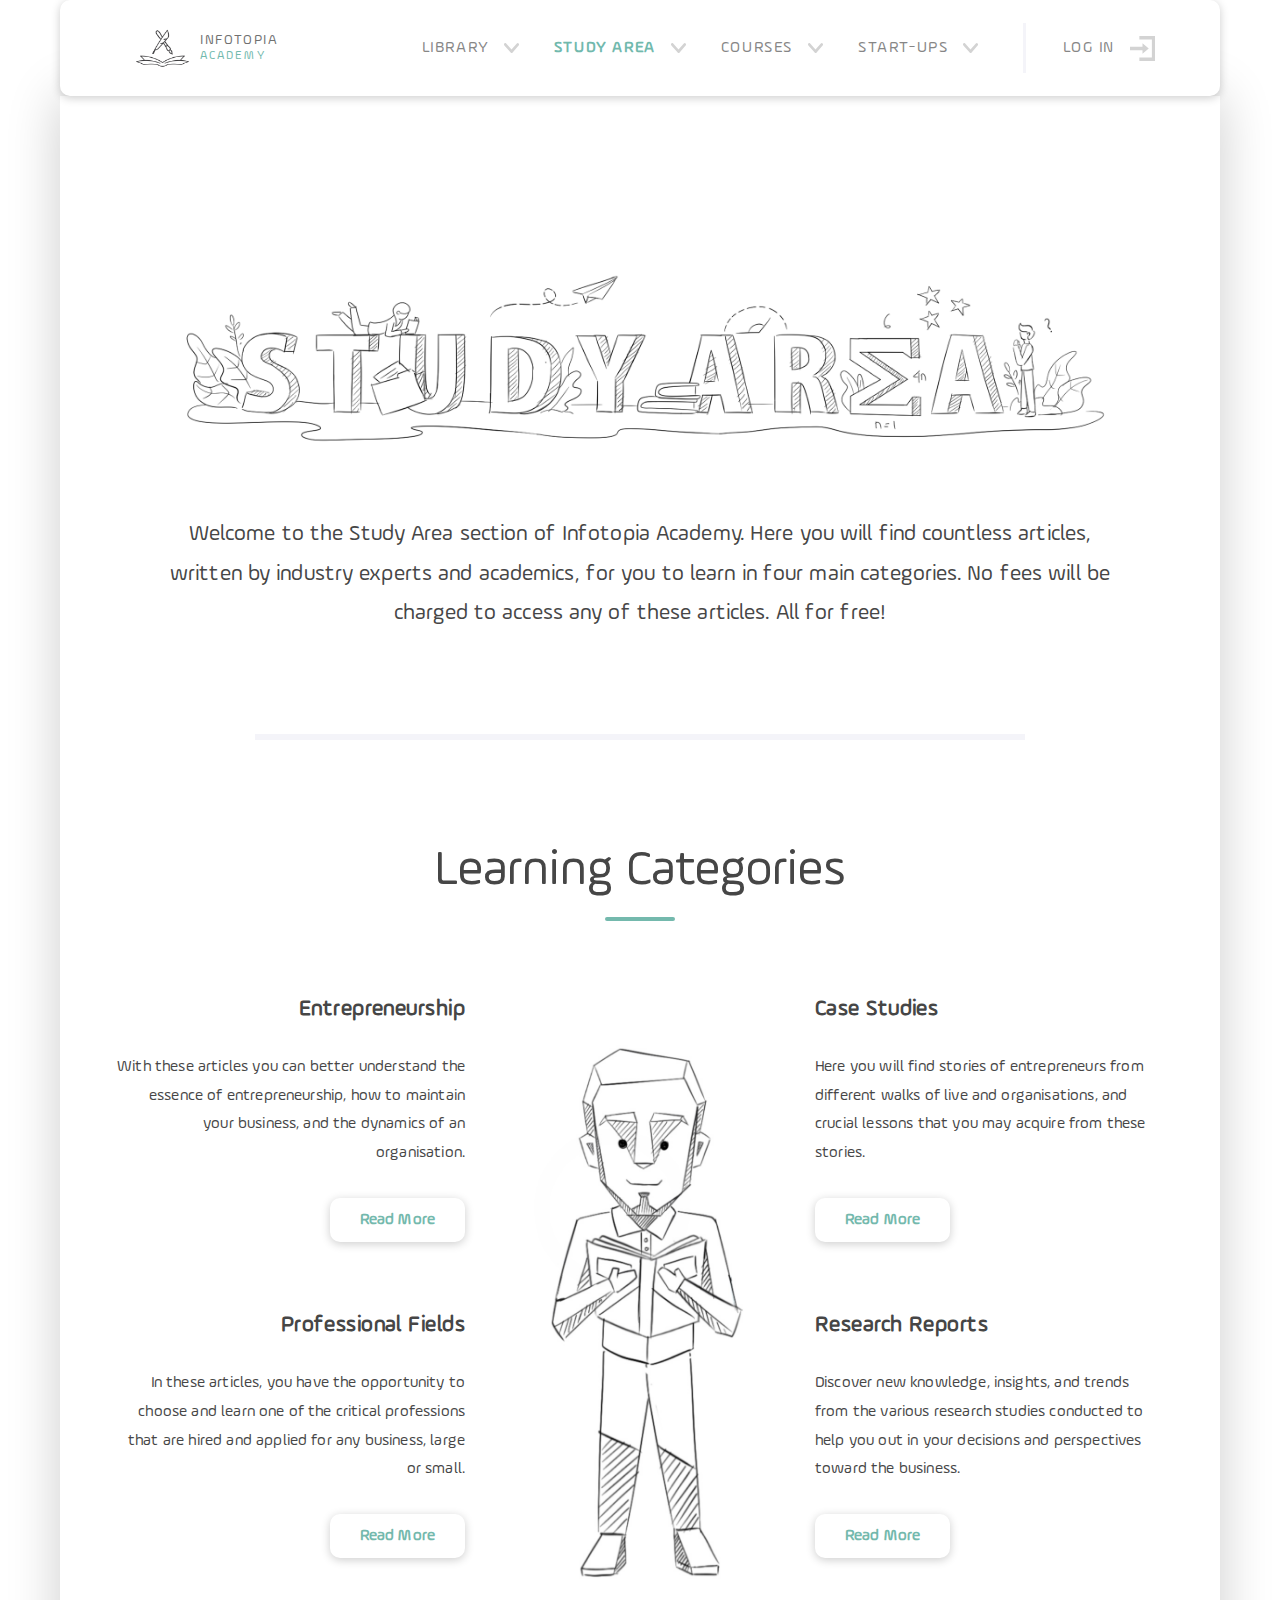
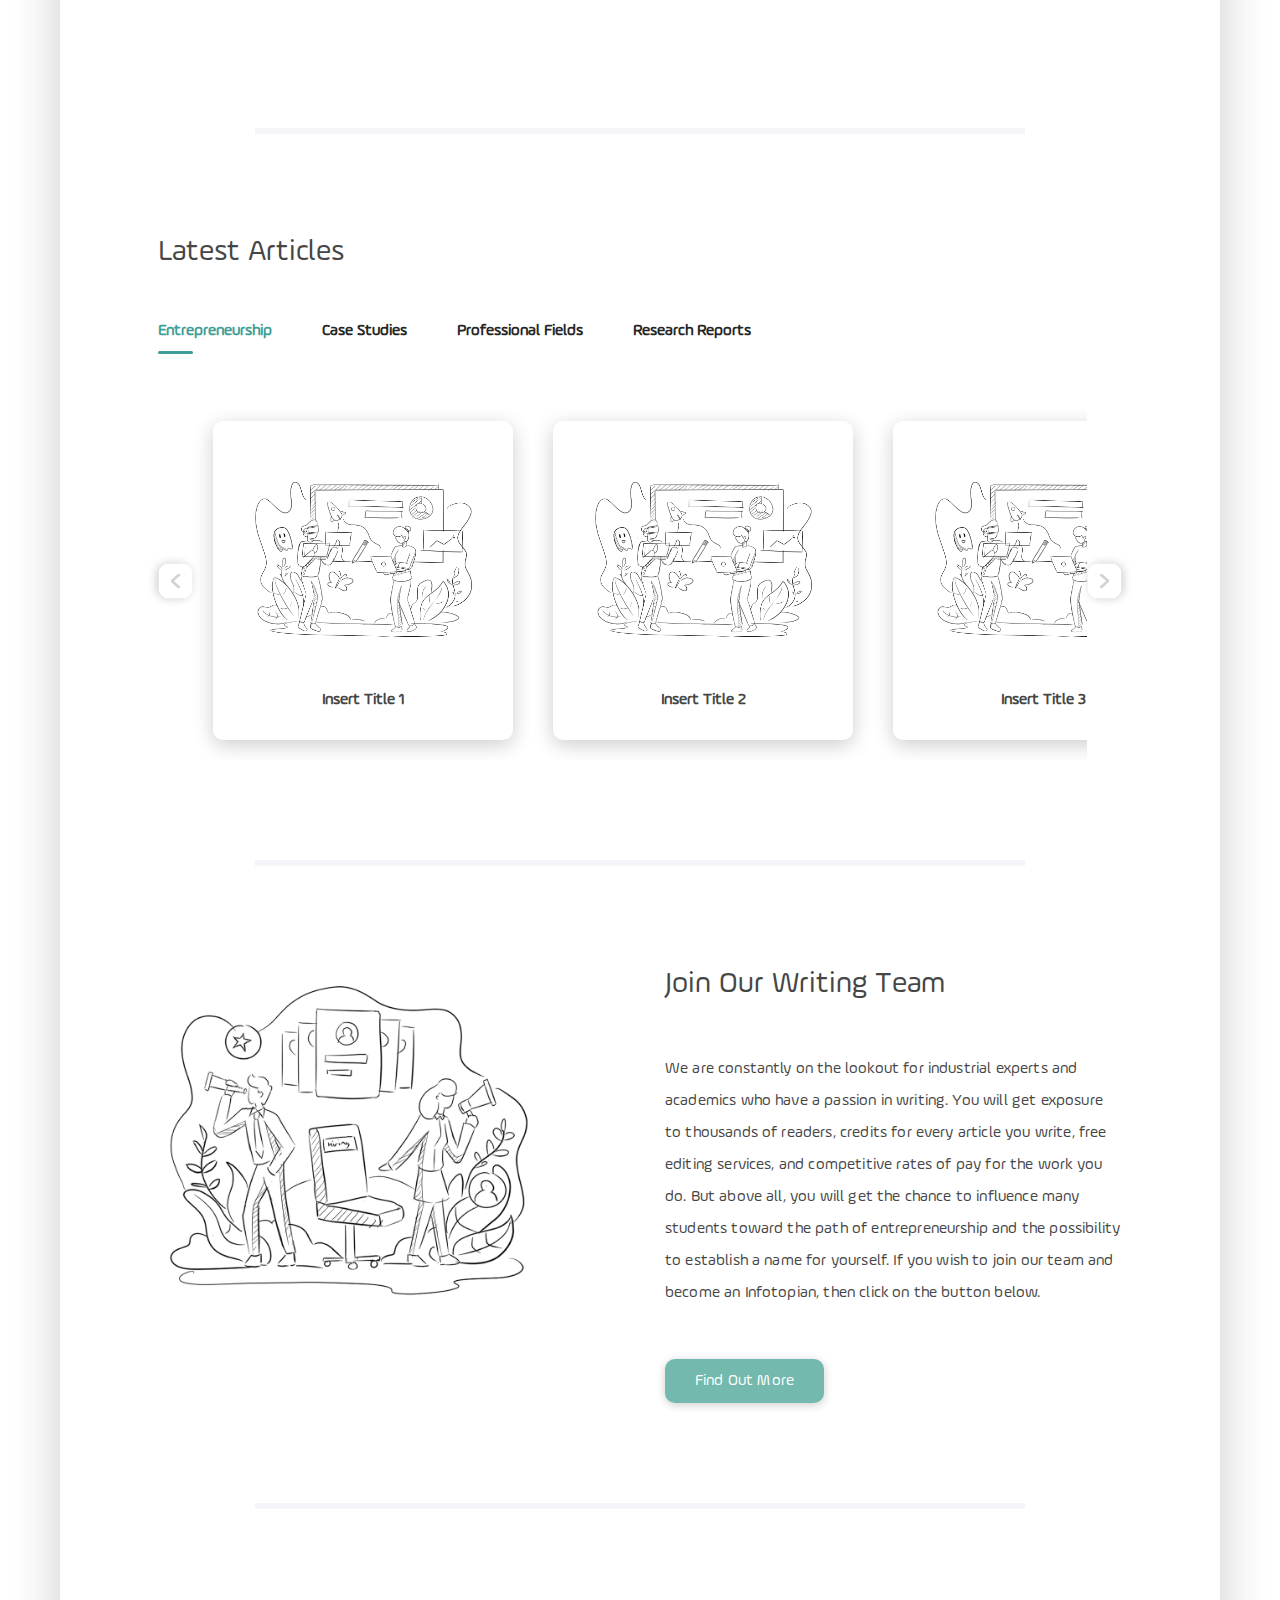
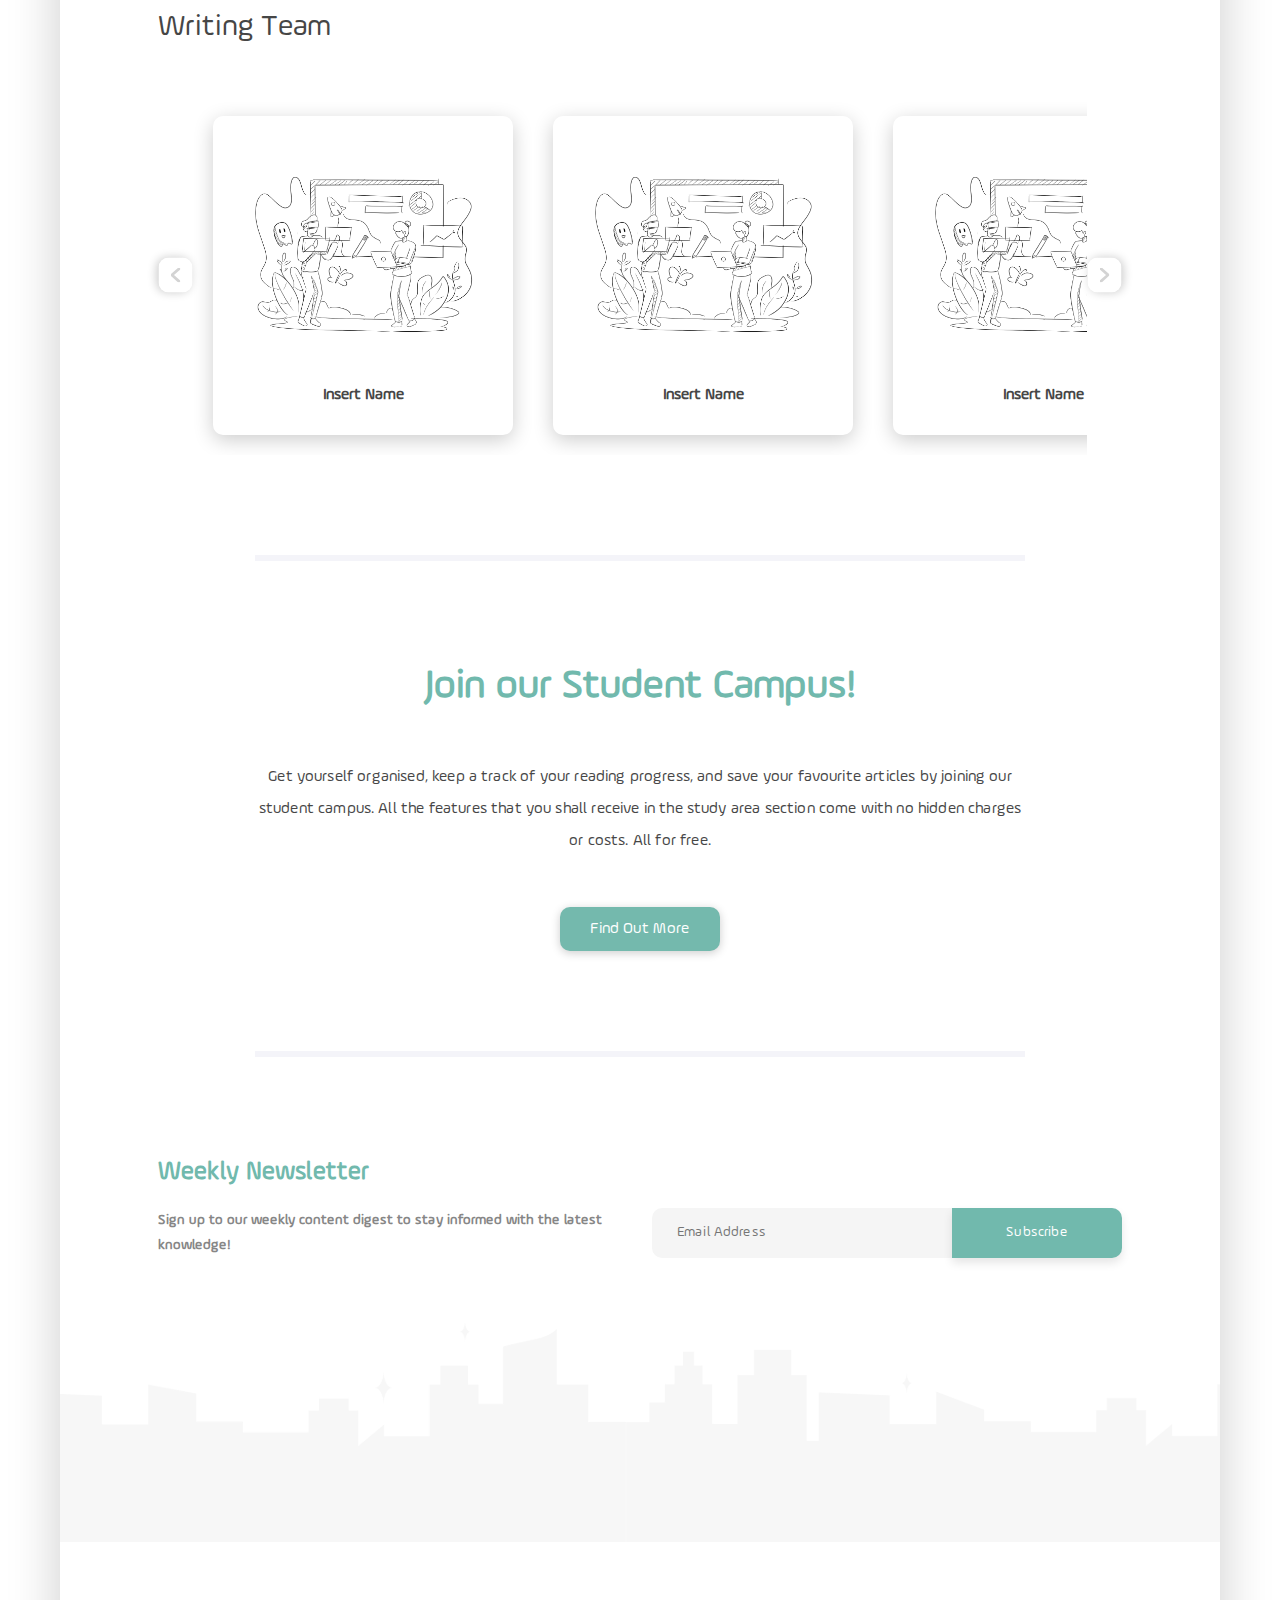
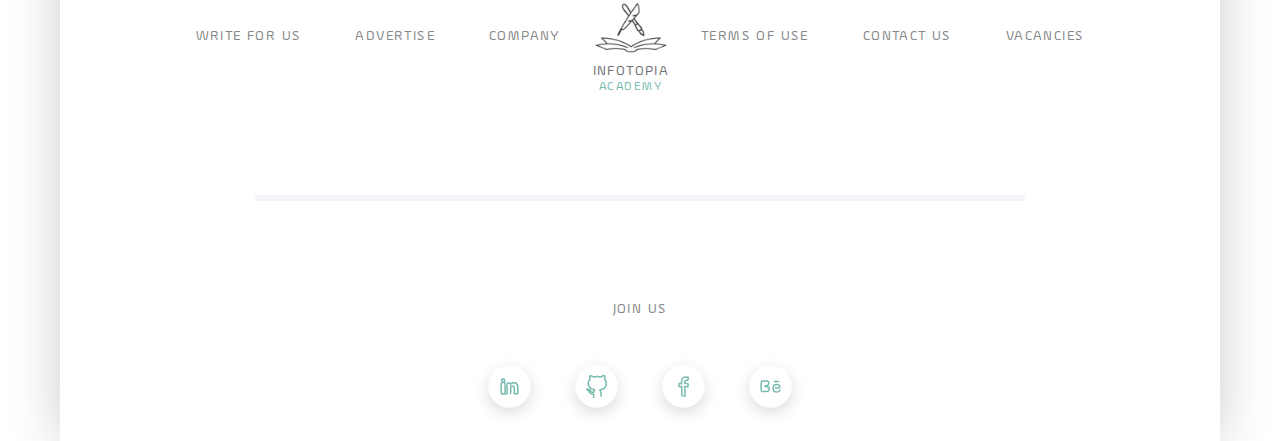
<file: index.html>
<!DOCTYPE html>
<html lang="en">
<head>
    <meta charset="UTF-8">
    <meta http-equiv="X-UA-Compatible" content="IE=edge">
    <meta name="viewport" content="width=device-width, initial-scale=1.0">
    <title>Infotopia Academy | Study Area</title>
    <link rel="stylesheet" href="CSS/main.css">
</head>
<body>
    <header>
        <div class="logo">
            <img src="Images/Logo.png" alt="Logo">
            <p>Infotopia<span>Academy</span></p>
        </div>
        <nav>
            <ul>
                <li><a href="#">Library</a><img src="Images/arrow-down.svg" alt="arrow" class="arrow"></li>
                <li><a href="index.html" class="active">Study Area</a><img src="Images/arrow-down.svg" alt="arrow" class="arrow"></li>
                <li><a href="#">Courses</a><img src="Images/arrow-down.svg" alt="arrow" class="arrow"></li>
                <li><a href="#">Start-ups</a><img src="Images/arrow-down.svg" alt="arrow" class="arrow"></li>
                <li><a href="#" class="login">Log In</a><img src="Images/login.svg" alt="login" class="icon"></li>
            </ul>
            <div class="lines">
				<div class="line line-1"></div>
				<div class="line line-2"></div>
				<div class="line line-3"></div>
			</div>
            <a href="#" class="mobile-login"><img src="Images/login.svg" alt="login" class="mobile-icon"></a>
        </nav>
    </header>

     <div class="dropdown">
        <div class="column">
            <a href="Entrepreneurship.html">Entrepreneurship</a>
                <div class="border"></div>
                    <ul>
                        <li><a href="#">Vision</a></li>
                        <li><a href="#">Leadership</a></li>
                        <li><a href="#">Culture</a></li>
                        <li><a href="#">Power</a></li>
                        <li><a href="#">System</a></li>
                        <li><a href="#">Innovation</a></li>
                        <li><a href="#">Strategy</a></li>
                    </ul>
                </div>
                <div class="column">
                    <a href="#">Case Studies</a>
                    <div class="border"></div>
                    <ul>
                      <li><a href="#">Entrepreneurs</a></li>
                      <li><a href="#">Corporation</a></li>
                      <li><a href="#">Key Lessons</a></li>
                    </ul>
                </div>
                <div class="column">
                    <a href="#">Professional Fields</a>
                    <div class="border"></div>
                    <ul>
                      <li><a href="#">Marketing</a></li>
                      <li><a href="#">Finance</a></li>
                      <li><a href="#">Human Resources</a></li>
                      <li><a href="#">Management</a></li>
                      <li><a href="#">Technology</a></li>
                    </ul>
                </div>
                <div class="column">
                    <a href="#">Research Reports</a>
                    <div class="border"></div>
                    <ul>
                      <li><a href="#">Qualitative</a></li>
                      <li><a href="#">Quantitative</a></li>
                      <li><a href="#">Request on Demand</a></li>
                    </ul>
                </div>
            </div>

            <ul class="mobile-menu">
                <li><a href="#">Library</a><img src="Images/arrow-down.svg" alt="arrow" class="arrow"></li>
                <li><a href="index.html" class="active">Study Area</a><img src="Images/arrow-down.svg" alt="arrow" class="arrow"></li>
                <li><a href="#">Courses</a><img src="Images/arrow-down.svg" alt="arrow" class="arrow"></li>
                <li><a href="#">Start-ups</a><img src="Images/arrow-down.svg" alt="arrow" class="arrow"></li>
            </ul>

    <section class="hero">
        <img src="Images/Study Area.jpg" alt="Study Area">
        <p>Welcome to the Study Area section of Infotopia Academy. Here you will find countless articles, written by industry experts and academics, for you to learn in four main categories. No fees will be charged to access any of these articles. All for free!</p>
        <div class="border"></div>
    </section>

    <article class="learning-catergories">
        <h1>Learning Categories</h1>
        <div class="header-border"></div>
        <div class="content">        
            <div class="right">
                <div class="card">
                    <h5>Entrepreneurship</h5>
                    <p>With these articles you can better understand the essence of entrepreneurship, how to maintain your business, and the dynamics of an organisation.</p>
                    <a href="#" class="button-secondary">Read More</a>
                </div>
                <div class="card">
                    <h5>Professional Fields</h5>
                    <p>In these articles, you have the opportunity to choose and learn one of the critical professions that are hired and applied for any business, large or small.</p>
                    <a href="#" class="button-secondary">Read More</a>
                </div>
            </div>
            <img src="Images/Sketch.jpeg" alt="Man reading">
            <div class="radio">
                <label>
                    <input type="radio" name="toggle" data-slide-target=".entrepreneurship-slide" checked>
                    <span class="check"></span>
                </label>
                <label>
                    <input type="radio" name="toggle" data-slide-target=".professional-fields-slide">
                    <span class="check"></span>
                </label>
                <label>
                    <input type="radio" name="toggle" data-slide-target=".case-studies-slide">
                    <span class="check"></span>
                </label>
                <label>
                    <input type="radio" name="toggle"  data-slide-target=".research-reports-slide">
                    <span class="check"></span>
                </label>
            </div>
            <div class="slides">
                <div class="slide entrepreneurship-slide selected" data-slide-content>
                    <h5>Entrepreneurship</h5>
                    <p>With these articles you can better understand the essence of entrepreneurship, how to maintain your business, and the dynamics of an organisation.</p>
                    <a href="#" class="button-secondary">Read More</a>
                </div>
                <div class="slide professional-fields-slide" data-slide-content>
                    <h5>Professional Fields</h5>
                    <p>In these articles, you have the opportunity to choose and learn one of the critical professions that are hired and applied for any business, large or small.</p>
                    <a href="#" class="button-secondary">Read More</a>
                </div>
                <div class="slide case-studies-slide" data-slide-content>
                    <h5>Case Studies</h5>
                    <p>Here you will find stories of entrepreneurs from different walks of live and organisations, and crucial lessons that you may acquire from these stories.</p>
                    <a href="#" class="button-secondary">Read More</a>
                </div>
                <div class="slide research-reports-slide" data-slide-content>
                    <h5>Research Reports</h5>
                    <p>Discover new knowledge, insights, and trends from the various research studies conducted to help you out in your decisions and perspectives toward the business.</p>
                    <a href="#" class="button-secondary">Read More</a>
                </div>
            </div>
            <div class="left">
                <div class="card">
                    <h5>Case Studies</h5>
                    <p>Here you will find stories of entrepreneurs from different walks of live and organisations, and crucial lessons that you may acquire from these stories.</p>
                    <a href="#" class="button-secondary">Read More</a>
                </div>
                <div class="card">
                    <h5>Research Reports</h5>
                    <p>Discover new knowledge, insights, and trends from the various research studies conducted to help you out in your decisions and perspectives toward the business.</p>
                    <a href="#" class="button-secondary">Read More</a>
                </div>
            </div>
        </div>
        <div class="border"></div>
    </article>

    <section class="latest-articles">
        <h3>Latest Articles</h3>
        <div class="tabs">
            <h6 data-tab-target=".entrepreneurship" class="selected">Entrepreneurship</h6>
            <h6 data-tab-target=".case-studies">Case Studies</h6>
            <h6 data-tab-target=".professional-fields">Professional Fields</h6>
            <h6 data-tab-target=".research-reports">Research Reports</h6>
        </div>

        <h6 class="hide">Entrepreneurship</h6>
        <div class="carousel entrepreneurship selected" data-tab-content>
            <img src="Images/arrow-down.svg" alt="Arrow facing Left" class="arrow-button previous">
            <div class="carousel-inner">
                <div class="cards">
                    <div class="card">
                        <img src="Images/3MCE102 - Innovation.jpg" alt="Innovation">
                        <p>Insert Title 1</p>
                    </div>
                    <div class="card">
                        <img src="Images/3MCE102 - Innovation.jpg" alt="Innovation">
                        <p>Insert Title  2</p>
                    </div>
                    <div class="card">
                        <img src="Images/3MCE102 - Innovation.jpg" alt="Innovation">
                        <p>Insert Title 3</p>
                    </div>
                    <div class="card">
                        <img src="Images/3MCE102 - Innovation.jpg" alt="Innovation">
                        <p>Insert Title 4</p>
                    </div>
                    <div class="card">
                        <img src="Images/3MCE102 - Innovation.jpg" alt="Innovation">
                        <p>Insert Title 5</p>
                    </div>
                </div>
            </div>
            <img src="Images/arrow-down.svg" alt="Arrow facing right" class="arrow-button next">
        </div>

        <h6 class="hide">Case Studies</h6>
        <div class="carousel case-studies" data-tab-content>
            <img src="Images/arrow-down.svg" alt="Arrow facing Left" class="arrow-button previous">
            <div class="carousel-inner">
                <div class="cards">
                    <div class="card">
                        <img src="Images/3MCE102 - Innovation.jpg" alt="Innovation">
                        <p>Insert Title</p>
                    </div>
                    <div class="card">
                        <img src="Images/3MCE102 - Innovation.jpg" alt="Innovation">
                        <p>Insert Title</p>
                    </div>
                    <div class="card">
                        <img src="Images/3MCE102 - Innovation.jpg" alt="Innovation">
                        <p>Insert Title</p>
                    </div>
                    <div class="card">
                        <img src="Images/3MCE102 - Innovation.jpg" alt="Innovation">
                        <p>Insert Title</p>
                    </div>
                    <div class="card">
                        <img src="Images/3MCE102 - Innovation.jpg" alt="Innovation">
                        <p>Insert Title</p>
                    </div>
                </div>
            </div>
            <img src="Images/arrow-down.svg" alt="Arrow facing right" class="arrow-button next">
        </div>

        <h6 class="hide">Professional Fields</h6>
        <div class="carousel professional-fields" data-tab-content>
            <img src="Images/arrow-down.svg" alt="Arrow facing Left" class="arrow-button previous">
            <div class="carousel-inner">
                <div class="cards">
                    <div class="card">
                        <img src="Images/3MCE102 - Innovation.jpg" alt="Innovation">
                        <p>Insert Title</p>
                    </div>
                    <div class="card">
                        <img src="Images/3MCE102 - Innovation.jpg" alt="Innovation">
                        <p>Insert Title</p>
                    </div>
                    <div class="card">
                        <img src="Images/3MCE102 - Innovation.jpg" alt="Innovation">
                        <p>Insert Title</p>
                    </div>
                    <div class="card">
                        <img src="Images/3MCE102 - Innovation.jpg" alt="Innovation">
                        <p>Insert Title</p>
                    </div>
                    <div class="card">
                        <img src="Images/3MCE102 - Innovation.jpg" alt="Innovation">
                        <p>Insert Title</p>
                    </div>
                </div>
            </div>
            <img src="Images/arrow-down.svg" alt="Arrow facing right" class="arrow-button next">
        </div>

        <h6 class="hide">Research Reports</h6>
        <div class="carousel research-reports" data-tab-content>
            <img src="Images/arrow-down.svg" alt="Arrow facing Left" class="arrow-button previous">
            <div class="carousel-inner">
                <div class="cards">
                    <div class="card">
                        <img src="Images/3MCE102 - Innovation.jpg" alt="Innovation">
                        <p>Insert Title</p>
                    </div>
                    <div class="card">
                        <img src="Images/3MCE102 - Innovation.jpg" alt="Innovation">
                        <p>Insert Title</p>
                    </div>
                    <div class="card">
                        <img src="Images/3MCE102 - Innovation.jpg" alt="Innovation">
                        <p>Insert Title</p>
                    </div>
                    <div class="card">
                        <img src="Images/3MCE102 - Innovation.jpg" alt="Innovation">
                        <p>Insert Title</p>
                    </div>
                    <div class="card">
                        <img src="Images/3MCE102 - Innovation.jpg" alt="Innovation">
                        <p>Insert Title</p>
                    </div>
                </div>
            </div>
            <img src="Images/arrow-down.svg" alt="Arrow facing right" class="arrow-button next">
        </div>
        <div class="border"></div>
    </section>

    <section class="join-writing-team">
        <div class="image">
            <img src="Images/4MCP103 - Human Resources.jpg" alt="Human Resources">
        </div>
        <div class="content">
            <h3>Join Our Writing Team</h3>
            <p>We are constantly on the lookout for industrial experts and academics who have a passion in writing. You will get exposure to thousands of readers, credits for every article you write, free editing services, and competitive rates of pay for the work you do. But above all, you will get the chance to influence many students toward the path of entrepreneurship and the possibility to establish a name for yourself. If you wish to join our team and become an Infotopian, then click on the button below.</p>
            <a href="#" class="button-primary">Find Out More</a>
        </div>
    </section>

    <div class="border"></div>

    <section class="writing-team">
        <h3>Writing Team</h3>

        <div class="carousel">
            <img src="Images/arrow-down.svg" alt="Arrow facing Left" class="arrow-button previous">
            <div class="carousel-inner">
              <div class=" cards">
                <div class="card">
                    <img src="Images/3MCE102 - Innovation.jpg" alt="Innovation">
                    <p>Insert Name</p>
                </div>
                <div class="card">
                    <img src="Images/3MCE102 - Innovation.jpg" alt="Innovation">
                    <p>Insert Name</p>
                </div>
                <div class="card">
                    <img src="Images/3MCE102 - Innovation.jpg" alt="Innovation">
                    <p>Insert Name</p>
                </div>
                <div class="card">
                    <img src="Images/3MCE102 - Innovation.jpg" alt="Innovation">
                    <p>Insert Name</p>
                </div>
                <div class="card">
                    <img src="Images/3MCE102 - Innovation.jpg" alt="Innovation">
                    <p>Insert Name</p>
                </div>
              </div>
            </div>
            <img src="Images/arrow-down.svg" alt="Arrow facing right" class="arrow-button next">
          </div>
        <div class="border"></div>
    </section>

    <section class="student-campus">
        <h2>Join our Student Campus!</h2>
        <p>Get yourself organised, keep a track of your reading progress, and save your favourite articles by joining our student campus. All the features that you shall receive in the study area section come with no hidden charges or costs. All for free.</p>
        <a href="#" class="button-primary">Find Out More</a>
        <div class="border"></div>
    </section>

    <article class="newsletter">
        <h4>Weekly Newsletter</h4>        
        <div class="content">
            <p>Sign up to our weekly content digest to stay informed with the latest knowledge!</p>
            <form>
                <input type="text" placeholder="Email Address">
                <input type="submit" value="Subscribe">
            </form>        
        </div>
    </article>

    <div class="background"></div>

    <footer>
        <div class="links">
            <div class="left">
                <a href="#">Write for us</a>
                <a href="#">Advertise</a>
                <a href="#">Company</a>
            </div>
            <div class="logo">
                <img src="Images/Logo.png" alt="Logo">
                <p>Infotopia<span>Academy</span></p>
            </div>
            <div class="right">
                <a href="#">Terms of use</a>
                <a href="#">Contact Us</a>
                <a href="#">Vacancies</a>
            </div>
        </div>

        <div class="border"></div>
        <p>Join Us</p>
        <div class="social-media">
            <a href="#"><img src="Images/LinkedIn.svg" alt="LinkedIn Logo"></a>
            <a href="#"><img src="Images/GitHub.svg" alt="GitHub Logo"></a>
            <a href="#"><img src="Images/Facebook.svg" alt="Facebook Logo"></a>
            <a href="#"><img src="Images/Behance.svg" alt="Behance Logo"></a>
        </div>
    </footer>

    <script src="JS/app.js"></script>
    <script src="JS/tab.js"></script>
    <script src="JS/carousel.js"></script>
</body>
</html>
</file>
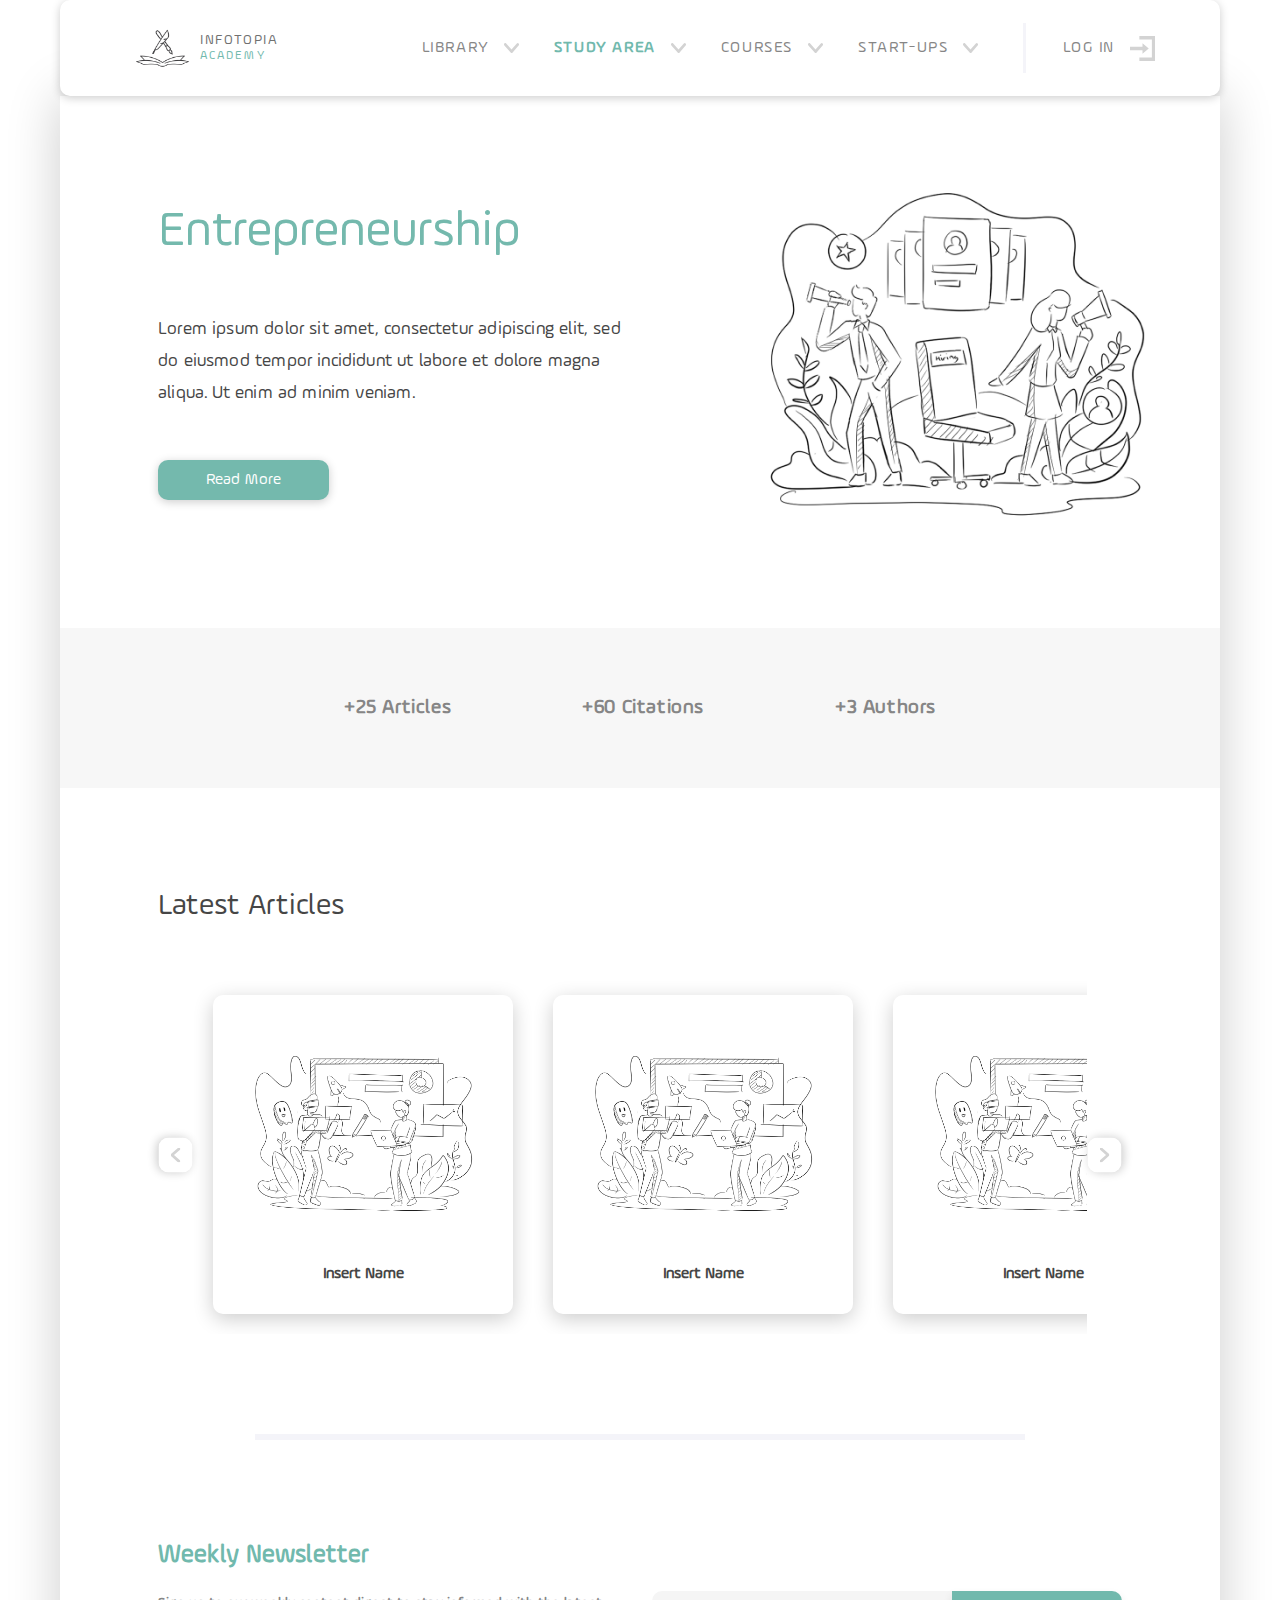
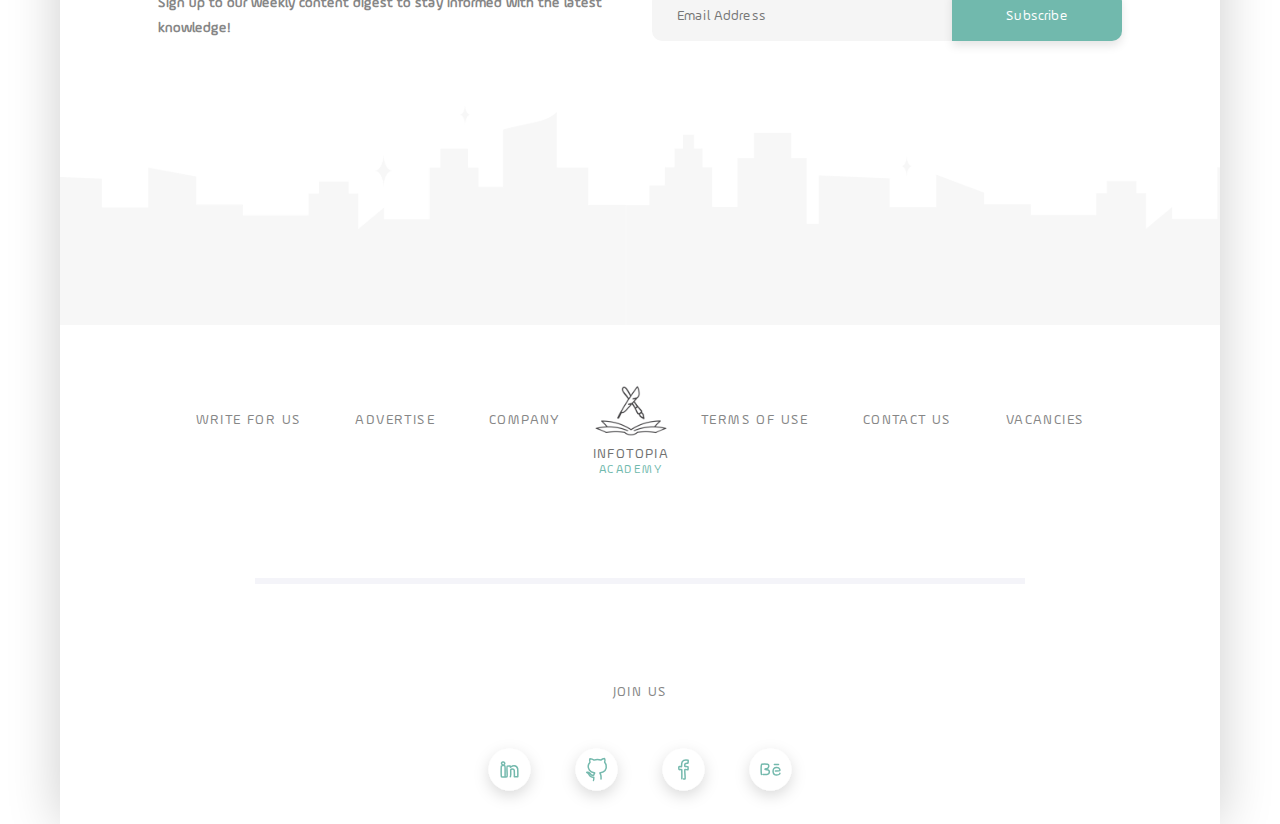
<file: Entrepreneurship.html>
<!DOCTYPE html>
<html lang="en">
<head>
    <meta charset="UTF-8">
    <meta http-equiv="X-UA-Compatible" content="IE=edge">
    <meta name="viewport" content="width=device-width, initial-scale=1.0">
    <title>Infotopia Academy | Entrepreneurship</title>
    <link rel="stylesheet" href="CSS/Entrepreneurship.css">
</head>
<body>
    <header>
        <div class="logo">
            <img src="Images/Logo.png" alt="Logo">
            <p>Infotopia<span>Academy</span></p>
        </div>
        <nav>
            <ul>
                <li><a href="#">Library</a><img src="Images/arrow-down.svg" alt="arrow" class="arrow"></li>
                <li><a href="index.html" class="active">Study Area</a><img src="Images/arrow-down.svg" alt="arrow" class="arrow"></li>
                <li><a href="#">Courses</a><img src="Images/arrow-down.svg" alt="arrow" class="arrow"></li>
                <li><a href="#">Start-ups</a><img src="Images/arrow-down.svg" alt="arrow" class="arrow"></li>
                <li><a href="#" class="login">Log In</a><img src="Images/login.svg" alt="login" class="icon"></li>
            </ul>
            <div class="lines">
				<div class="line line-1"></div>
				<div class="line line-2"></div>
				<div class="line line-3"></div>
			</div>
            <a href="#" class="mobile-login"><img src="Images/login.svg" alt="login" class="mobile-icon"></a>
        </nav>
    </header>

     <div class="dropdown">
        <div class="column">
            <a href="Entrepreneurship.html">Entrepreneurship</a>
                <div class="border"></div>
                    <ul>
                        <li><a href="#">Vision</a></li>
                        <li><a href="#">Leadership</a></li>
                        <li><a href="#">Culture</a></li>
                        <li><a href="#">Power</a></li>
                        <li><a href="#">System</a></li>
                        <li><a href="#">Innovation</a></li>
                        <li><a href="#">Strategy</a></li>
                    </ul>
                </div>
                <div class="column">
                    <a href="#">Case Studies</a>
                    <div class="border"></div>
                    <ul>
                      <li><a href="#">Entrepreneurs</a></li>
                      <li><a href="#">Corporation</a></li>
                      <li><a href="#">Key Lessons</a></li>
                    </ul>
                </div>
                <div class="column">
                    <a href="#">Professional Fields</a>
                    <div class="border"></div>
                    <ul>
                      <li><a href="#">Marketing</a></li>
                      <li><a href="#">Finance</a></li>
                      <li><a href="#">Human Resources</a></li>
                      <li><a href="#">Management</a></li>
                      <li><a href="#">Technology</a></li>
                    </ul>
                </div>
                <div class="column">
                    <a href="#">Research Reports</a>
                    <div class="border"></div>
                    <ul>
                      <li><a href="#">Qualitative</a></li>
                      <li><a href="#">Quantitative</a></li>
                      <li><a href="#">Request on Demand</a></li>
                    </ul>
                </div>
            </div>

            <ul class="mobile-menu">
                <li><a href="#">Library</a><img src="Images/arrow-down.svg" alt="arrow" class="arrow"></li>
                <li><a href="index.html" class="active">Study Area</a><img src="Images/arrow-down.svg" alt="arrow" class="arrow"></li>
                <li><a href="#">Courses</a><img src="Images/arrow-down.svg" alt="arrow" class="arrow"></li>
                <li><a href="#">Start-ups</a><img src="Images/arrow-down.svg" alt="arrow" class="arrow"></li>
            </ul>

    <article class="hero">
        <div class="content">
            <h1>Entrepreneurship</h1>
            <p>Lorem ipsum dolor sit amet, consectetur adipiscing elit, sed do eiusmod tempor incididunt ut labore et dolore magna aliqua. Ut enim ad minim veniam.</p>
            <a href="#" class="button-primary">Read More</a>
        </div>
        <div class="image">
            <img src="Images/4MCP103 - Human Resources.jpg" alt="Human Resources">
        </div>
    </article>

    <div class="slider">
        <div class="cards">
            <div class="card">
                <p>+25 Articles</p>
            </div>
            <div class="card">
                <p>+60 Citations</p>
            </div>
            <div class="card">
                <p>+3 Authors</p>
            </div>
        </div>
    </div>

    <section class="latest-articles">
        <h3>Latest Articles</h3>
        <div class="carousel">
            <img src="Images/arrow-down.svg" alt="Arrow facing Left" class="arrow-button previous">
            <div class="carousel-inner">
              <div class=" cards">
                <div class="card">
                    <img src="Images/3MCE102 - Innovation.jpg" alt="Innovation">
                    <p>Insert Name</p>
                </div>
                <div class="card">
                    <img src="Images/3MCE102 - Innovation.jpg" alt="Innovation">
                    <p>Insert Name</p>
                </div>
                <div class="card">
                    <img src="Images/3MCE102 - Innovation.jpg" alt="Innovation">
                    <p>Insert Name</p>
                </div>
                <div class="card">
                    <img src="Images/3MCE102 - Innovation.jpg" alt="Innovation">
                    <p>Insert Name</p>
                </div>
                <div class="card">
                    <img src="Images/3MCE102 - Innovation.jpg" alt="Innovation">
                    <p>Insert Name</p>
                </div>
              </div>
            </div>
            <img src="Images/arrow-down.svg" alt="Arrow facing right" class="arrow-button next">
          </div>
        <div class="border"></div>
    </section>

    <article class="newsletter">
        <h4>Weekly Newsletter</h4>        
        <div class="content">
            <p>Sign up to our weekly content digest to stay informed with the latest knowledge!</p>
            <form>
                <input type="text" placeholder="Email Address">
                <input type="submit" value="Subscribe">
            </form>        
        </div>
    </article>

    <div class="background"></div>

    <footer>
        <div class="links">
            <div class="left">
                <a href="#">Write for us</a>
                <a href="#">Advertise</a>
                <a href="#">Company</a>
            </div>
            <div class="logo">
                <img src="Images/Logo.png" alt="Logo">
                <p>Infotopia<span>Academy</span></p>
            </div>
            <div class="right">
                <a href="#">Terms of use</a>
                <a href="#">Contact Us</a>
                <a href="#">Vacancies</a>
            </div>
        </div>

        <div class="border"></div>
        <p>Join Us</p>
        <div class="social-media">
            <a href="#"><img src="Images/LinkedIn.svg" alt="LinkedIn Logo"></a>
            <a href="#"><img src="Images/GitHub.svg" alt="GitHub Logo"></a>
            <a href="#"><img src="Images/Facebook.svg" alt="Facebook Logo"></a>
            <a href="#"><img src="Images/Behance.svg" alt="Behance Logo"></a>
        </div>
    </footer>

    <script src="JS/app.js"></script>
    <script src="JS/carousel.js"></script>
</body>
</html>
</file>
<file: CSS/main.css>
:root{
    --primary-color: #71b9ad;
    --article-color: #464646;
    --button-color: #74b9ad;
    --shadow-color: #00000033;
    --border-color: #f4f4f9 ;
}

@font-face{
    font-family: 'AmpleSoft Pro';
    src: url('../Fonts/AmpleSoftPro.ttf');
}

*{
    margin: 0;
    padding: 0;
    box-sizing: border-box;
    font-family: 'AmpleSoft Pro', sans-serif;
}

body{
    max-width: calc(100% - 120px);
    width: 1546px;
    margin: 96px auto 0;
    box-shadow: 0 0 50px var(--shadow-color);
    -webkit-box-shadow: 0 0 50px var(--shadow-color);
    -moz-box-shadow: 0 0 50px var(--shadow-color);
}

/* || Navbar */
header{
    display: flex;
    align-items: center;
    justify-content: space-between;
    position: absolute;
    top: 0;
    left: 0;
    right: 0;
    z-index: 10;
    max-width: calc(100% - 120px);
    width: 1546px;
    margin: auto;
    padding: 0 65px;
    height: 96px;
    background-color: #fff;
    box-shadow: 0 2px 10px var(--shadow-color);
    -webkit-box-shadow: 0 2px 10px var(--shadow-color);
    -moz-box-shadow: 0 2px 10px var(--shadow-color);
    border-radius: 10px;
    letter-spacing: 1.6px;
    font-weight: 400;
    text-transform: uppercase;
}

.logo{
    display: flex;
    align-items: center;
}

.logo img{
    width: 75px;
}

.logo p{
    font-size: 14px;
    color: #707070;
}

.logo p span{
    display: block;
    font-size: 12px;
    color: var(--primary-color);
}

header nav ul{
    display: flex;
}

header nav li{
    display: flex;
    align-items: center;
}

header nav ul a{
    font-size: 16px;
    color: #868686;
    margin: 0 15px 0 0;
}

header nav ul > * + *{
    margin-left: 35px;
}

.active{
    font-weight: bold;
    color: var(--primary-color);
}

header nav .arrow{
    width: 15px;
    transition: 300ms transform ease-in-out;
}

.rotate{
    transform: rotate(180deg);
    transition: 300ms transform ease;
}

header nav .icon,
header nav .mobile-icon{
    width: 25px;
}

header nav .arrow,
header nav .icon{
    cursor: pointer;
}

header nav .mobile-login{
    display: none;
}

header nav .login{
    position: relative;
    padding-left: 50px;
}

header nav .login::after{
    content: '';
    position: absolute;
    height: 50px;
    width: 3px;
    background: var(--border-color);
    top: 0;
    left: 0;
    bottom: 0;
    margin: auto;
    margin-left: 10px;
}

.dropdown{
    display: flex;
    text-align: center;
    justify-content: flex-end;
    flex-wrap: wrap;
    position: absolute;
    z-index: 2;
    top: 90px;
    left: 0;
    right: 0;
    max-width: calc(100% - 120px);
    width: 1546px;
    height: 0;
    margin: auto;
    background-color: #fff;
    border-radius: 0 0 10px 10px;
    box-shadow: 0 2px 10px var(--shadow-color);
    -webkit-box-shadow: 0 2px 10px var(--shadow-color);
    -moz-box-shadow: 0 2px 10px var(--shadow-color);
    padding: 0 200px;
    overflow: hidden;
    text-transform: capitalize;
    letter-spacing: initial;
    transition: 300ms all ease;
}

.dropdown .column{
    min-width: 170px;
    padding: 20px 15px;
}

.dropdown ul{
    display: flex;
    flex-direction: column;
    align-items: center;
}

.dropdown a{
    display: inline-block;
    font-size: 16px;
    color: var(--article-color);
}

.dropdown ul a{
    font-size: 14px;
    color: var(--article-color);
    margin: 0 0 14px;
}

.dropdown .border{
    width: 70px;
    margin: 20px auto;
    border: 2px solid var(--border-color);
}

.toggle{
    padding: 30px 200px;
    height: 402px;
}

.mobile-menu{
    display: flex;
    flex-direction: column;
    align-items: center;
    position: absolute;
    top: 90px;
    left: 0;
    right: 0;
    height: 0;
    overflow: hidden;
    max-width: calc(100% - 120px);
    width: 1546px;
    margin: auto;
    background-color: #fff;
    border-radius: 0 0 10px 10px;
    box-shadow: 0 2px 10px var(--shadow-color);
    -webkit-box-shadow: 0 2px 10px var(--shadow-color);
    -moz-box-shadow: 0 2px 10px var(--shadow-color);
    letter-spacing: 1.6px;
    font-weight: 400;
    text-transform: uppercase;
    transition: 300ms all ease;
}

.mobile-menu a{
    display: inline-block;
    font-size: 16px;
    color: #868686;
    margin: 0 15px 0 0;
    padding: 8px;
}

.mobile-menu a.active{
    color: var(--primary-color);
}

.open{
    height: 204px;
    padding: 30px;
}

.lines{
    cursor: pointer;
    display: none;
}

.lines > * + *{
    margin-top: 0.25em;
}

.line{
    width: 1.8em;
    height: 0.188em;
    background-color: #b4b4b4;
}

/* || Headings */
h1{
    font-size: 50px;
    color: var(--article-color);
    font-weight: 500;
    text-align: center;
}

h3{
    font-size: 30px;
    color: var(--article-color);
    margin-bottom: 50px;
    font-weight: 400;
}

h6{
    font-size: 16px;
    color: #262626;
    margin: 0 50px 60px 0;
}

/* || Buttons */
.button-primary{
    display: inline-block;
    font-size: 16px;
    color: #fff;
    background-color: var(--button-color);
    letter-spacing: 0.16px;
    box-shadow: 0 2px 10px var(--shadow-color);
    -webkit-box-shadow: 0 2px 10px var(--shadow-color);
    -moz-box-shadow: 0 2px 10px var(--shadow-color);
    border-radius: 10px;
    padding: 12px 30px;
    margin: 50px 0 0;
}

.button-secondary{
    display: inline-block;
    font-size: 16px;
    color: var(--button-color);
    font-weight: 600;
    letter-spacing: 0.16px;
    box-shadow: 0 2px 10px var(--shadow-color);
    -webkit-box-shadow: 0 2px 10px var(--shadow-color);
    -moz-box-shadow: 0 2px 10px var(--shadow-color);
    border-radius: 10px;
    padding: 12px 30px;
    margin: 30px 0 70px;
}

ul{
    list-style-type: none;
}

a{
    text-decoration: none;
}

section, article{
    padding: 0 98px;
}

.border{
    width: 770px;
    margin: 100px auto;
    border: 3px solid var(--border-color);
}

.hero{
    display: flex;
    flex-direction: column;
    align-items: center;
    text-align: center;
}

.hero img{
    width: 1170px;
    max-width: 100%;
    margin: 150px 0 50px;
}

.hero p{
    font-size: 22px;
    color: var(--article-color);
    max-width: 970px;
    line-height: 1.8;
    letter-spacing: 0.11px;
}

.header-border{
    width: 70px;
    height: 4px;
    margin: 15px auto 75px;
    background-color: var(--button-color);
    border-radius: 10px;
}

.learning-catergories .content{
    display: grid;
    justify-content: center;
    grid-template-columns: repeat(3, minmax(350px, max-content));
}

.learning-catergories .right .card{
    text-align: right;
}

.learning-catergories img{
    width: 232px;
    margin: auto;
}

.learning-catergories .card,
.learning-catergories .slide{
    color: var(--article-color);
    max-width: 400px;
}

.learning-catergories .card h5,
.learning-catergories .slide h5{
    font-size: 22px;
    letter-spacing: 0.44px;
    margin-bottom: 30px;
}

.learning-catergories .card p,
.learning-catergories .slide p{
    font-size: 16px;
    letter-spacing: 0.16px;
    line-height: 1.8;
}

.learning-catergories .radio{
    display: none;
    justify-content: center;
    margin-bottom: 50px;
}

.learning-catergories .slides{
    display: none;
    text-align: center;
    margin: auto;
}

.learning-catergories .slide{
    display: none;
}

.learning-catergories .slide.selected{
    display: block;
}

.learning-catergories label{
    display: block;
    position: relative;
    font-size: 22px;
}

.learning-catergories input{
    position: absolute;
    z-index: -2;
    width: 15px;
    color: var(--button-color);
    opacity: 0;
}

.learning-catergories .check{
    position: absolute;
    top: 0;
    left: 0;
    height: 15px;
    width: 15px;
    background-color: var(--button-color);
    border-radius: 50%;
    cursor: pointer;
    opacity: 0.5;
    transition: 300ms opacity linear;
}

.learning-catergories input:checked + .check {
    opacity: 1;
}

.learning-catergories .radio > * + *{
    margin-left: 40px;
}

.latest-articles{
    color: var(--article-color);
    font-weight: 600;
}

.latest-articles .tabs{
    display: flex;
}

.latest-articles .tabs h6{
    cursor: pointer;
}

.latest-articles .tabs h6:last-of-type{
    margin: 0;
}

.latest-articles .tabs .selected{
    position: relative;
    color: #3f9f98;
}

.latest-articles .tabs .selected::after{
    content: '';
    position: absolute;
    top: 15px;
    left: 0;
    width: 35px;
    height: 3px;
    margin: 15px 0 75px;
    background-color: #3f9f98;
    border-radius: 10px;
}

.hide{
    display: none;
}

.arrow-button{
    background-color: #fff;
    padding: 12px 10px;
    box-shadow: 0 2px 10px var(--shadow-color);
    -webkit-box-shadow: 0 2px 10px var(--shadow-color);
    -moz-box-shadow: 0 2px 10px var(--shadow-color);
    border-radius: 10px;
    cursor: pointer;
}

.previous{
    transform: rotate(90deg);
}

.next{
    transform: rotate(-90deg);
}

.latest-articles .carousel{
    display: none;
}

.carousel.selected{
    display: flex;
}

.carousel{
    max-width: 1100px;
}

.carousel-inner{
    max-width: 1100px;
    width: 100%;
    overflow-x: hidden;
    padding: 20px 0;
}

.carousel, .cards{
    display: flex;
    align-items: center;
    color: var(--article-color);
    font-weight: 600;
    width: 100%;
}

.carousel .card{
    background-color: #fff;
    box-shadow: 0 5px 20px var(--shadow-color);
    -webkit-box-shadow: 0 5px 20px var(--shadow-color);
    -moz-box-shadow: 0 5px 20px var(--shadow-color);
    border-radius: 10px;
    padding: 30px 36px;
    margin: 0 20px 0;
    text-align: center;
    transition: 300ms opacity linear;
}

.carousel .card img{
    width: 228px;
    margin-bottom: 30px;
}

.carousel .card-active{
    display: block;
}

.carousel .card-inactive{
   display: none;
}

.carousel .card-animate{
    transition: 300ms transform ease-in-out;
}

.join-writing-team{
    display: flex;
    justify-content: center;
}

.join-writing-team .image{
    margin-right: 130px;
}

.join-writing-team img{
    width: 470px;
    max-width: 100%;
}

.join-writing-team p{
    font-size: 16px;
    color: var(--article-color);
    max-width: 570px;
    margin: auto;
    line-height: 2;
    letter-spacing: 0.16px;
}

.student-campus{
    text-align: center;
}

.student-campus h2{
    font-size: 40px;
    color: var(--primary-color);
    margin-bottom: 50px;
}

.student-campus p{
    font-size: 16px;
    color: var(--article-color);
    letter-spacing: 0.16px;
    line-height: 2;
    max-width: 770px;
    margin: auto;
}

.newsletter .content{
    display: flex;
    justify-content: space-between;
    font-weight: 600;
}

.newsletter h4{
    font-size: 25px;
    color: var(--primary-color);
    margin-bottom: 20px;
}

.newsletter p{
    font-size: 14px;
    color: #868686;
    max-width: 470px;
    line-height: 1.8;
}

form{
    display: flex;
    max-width: 100%;
}

.newsletter input{
    outline: none;
    border: none;
    width: 300px;
    font-size: 14px;
    color: #868686;
    padding: 13px 25px;
    background-color: #f5f5f5;
    border-radius: 10px 0 0 10px;
    letter-spacing: 0.14px;
}

.newsletter input[type="submit"]{
    width: 170px;
    font-size: 14px;
    color: #fff;
    background-color: var(--primary-color);
    box-shadow: 0 5px 10px #0000001A;
    border-radius: 0 10px 10px 0;
    letter-spacing: 0.16px;
    cursor: pointer;
}

.background{
    height: 234px;
    background: url('../Images/FOOTER.svg');
    background-size: cover;
    margin: 50px 0 36px;
}

/* || Footer */

footer{
    text-transform: uppercase;
}

footer .links{
    display: flex;
    justify-content: center;
    align-items: center;
}

footer .links a{
    font-size: 14px;
    color: #868686;
    letter-spacing: 1.4px;
}

footer .left > * + *,
footer .right > * + *{
    margin-left: 50px;
}

footer .logo{
    flex-direction: column;
    text-align: center;
}

footer .logo img{
    width: 100px;
    margin: 0 20px 0;
}

footer .logo p{
    margin-top: -15px;
}

footer p{
    font-size: 14px;
    color: #868686;
    letter-spacing: 1.4px;
    text-align: center;
    text-transform: uppercase;
}

footer .social-media{
    display: flex;
    justify-content: center;
    align-items: center;
    margin: 30px 0 0;
}

@media(max-width: 1200px){
    header{
        padding: 0 20px;
    }

    header nav{
        display: flex;
        align-items: center;
    }

    header nav ul {
        display: none;
    }

    .dropdown{
        justify-content: center;
        top: 290px;
        padding: 0 30px;
    }

    .dropdown li{
        margin-right: 0;
    }

    .login, .icon{
        display: none;
    }

    header nav .mobile-login{
        position: relative;
        display: inline-block;
        margin-left: 40px;
    }

    header nav .mobile-login::after{
        content: '';
        position: absolute;
        top: 0;
        bottom: 0;
        left: -20px;
        height: 50px;
        width: 3px;
        background: var(--border-color);
        margin: auto;
    }

    .lines{
        display: inline-block;
    }

    h1{
        font-size: 28px;
    }

    h3{
        font-size: 22px;
        margin-bottom: 30px;
        text-align: center;
    }

    .border{
        width: 120px;
        margin: 40px auto;
    }

    section, article{
        padding: 0 20px;
    }

    .button-secondary{
        margin: 30px 0 10px;
    }

    .learning-catergories .content{
        grid-template-columns: repeat(1, 1fr);
    }

    .learning-catergories .card,
    .learning-catergories .right .card{
        display: none;
        margin: auto;
        text-align: center;
    }

    .header-border{
        width: 40px;
        height: 3px;
        margin: 10px auto 40px;
    }

    .learning-catergories img{
        width: 120px;
        margin-bottom: 40px;
    }

    .learning-catergories .radio,
    .learning-catergories .slides{
        display: flex;
    }

    .latest-articles .tabs{
        display: none;
    }

    .latest-articles .hide{
        display: block;
        color: #3f9f98;
        text-align: center;
        margin: 0 0 30px;
    }

    .latest-articles .carousel{
        display: flex;
        margin-bottom: 20px;
    }

    .carousel{
        display: flex;
        margin: auto;
        max-width: 410px;
    }

    .carousel-inner{
        max-width: 410px;
    }

    .join-writing-team{
        flex-direction: column;
        text-align: center;
    }
    
    .join-writing-team .image{
        margin: 0 0 30px;
    }

    .join-writing-team h3{
        font-size: 22px;
        margin-bottom: 30px;
    }

    .student-campus h2{
        font-size: 26px;
        margin-bottom: 30px;
    }

    .newsletter{
        text-align: center;
    }

    .newsletter .content{
        flex-direction: column;
        justify-content: center;
        align-items: center;
    }

    .newsletter h4{
        font-size: 20px;
        margin-bottom: 10px;
    }
    
    .newsletter p{
        font-size: 12px;
        margin-bottom: 30px;
    }

    .newsletter input[type="text"]{
        display: none;
    }

    .newsletter input[type="submit"]{
        border-radius: 10px;
    }

    .background{
        height: 130px;
        margin: 30px 0 30px;
    }

    footer .links{
        margin-top: -100px;
    }

    footer .left,
    footer .right{
        display: flex;
        flex-direction: column;
        margin-top: 235px;
    }

    footer .left{
        text-align: right;
    }

    footer .left > * + *,
    footer .right > * + *{
    margin: 20px 0 0;
    }

    footer .border{
        width: 250px;
        margin: 30px auto;
    }

    footer .logo img{
        margin: -15px 20px 0;
    }

    footer p, footer .links a{
        font-size: 12px;
        letter-spacing: 1.2px;
    }
}

@media(max-width: 768px){
    body, header, .dropdown, .open{
        max-width: 100%
    }

    .hero img{
        margin: 40px 0 30px;
    }

    .hero p{
        font-size: 16px;
    }
}

@media(max-width: 450px){
    header .logo img{
        display: none;
    }
}
</file>
<file: CSS/Entrepreneurship.css>
:root{
    --primary-color: #71b9ad;
    --article-color: #464646;
    --button-color: #74b9ad;
    --shadow-color: #00000033;
    --border-color: #f4f4f9 ;
}

@font-face{
    font-family: 'AmpleSoft Pro';
    src: url('../Fonts/AmpleSoftPro.ttf');
}

*{
    margin: 0;
    padding: 0;
    box-sizing: border-box;
    font-family: 'AmpleSoft Pro', sans-serif;
}

body{
    max-width: calc(100% - 120px);
    width: 1546px;
    margin: 96px auto 0;
    box-shadow: 0 0 50px var(--shadow-color);
    -webkit-box-shadow: 0 0 50px var(--shadow-color);
    -moz-box-shadow: 0 0 50px var(--shadow-color);
}

/* || Navbar */
header{
    display: flex;
    align-items: center;
    justify-content: space-between;
    position: absolute;
    top: 0;
    left: 0;
    right: 0;
    z-index: 10;
    max-width: calc(100% - 120px);
    width: 1546px;
    margin: auto;
    padding: 0 65px;
    height: 96px;
    background-color: #fff;
    box-shadow: 0 2px 10px var(--shadow-color);
    -webkit-box-shadow: 0 2px 10px var(--shadow-color);
    -moz-box-shadow: 0 2px 10px var(--shadow-color);
    border-radius: 10px;
    letter-spacing: 1.6px;
    font-weight: 400;
    text-transform: uppercase;
}

.logo{
    display: flex;
    align-items: center;
}

.logo img{
    width: 75px;
}

.logo p{
    font-size: 14px;
    color: #707070;
}

.logo p span{
    display: block;
    font-size: 12px;
    color: var(--primary-color);
}

header nav ul{
    display: flex;
}

header nav li{
    display: flex;
    align-items: center;
}

header nav ul a{
    font-size: 16px;
    color: #868686;
    margin: 0 15px 0 0;
}

header nav ul > * + *{
    margin-left: 35px;
}

.active{
    font-weight: bold;
    color: var(--primary-color);
}

header nav .arrow{
    width: 15px;
    transition: 300ms transform ease-in-out;
}

.rotate{
    transform: rotate(180deg);
    transition: 300ms transform ease;
}

header nav .icon,
header nav .mobile-icon{
    width: 25px;
}

header nav .arrow,
header nav .icon{
    cursor: pointer;
}

header nav .mobile-login{
    display: none;
}

header nav .login{
    position: relative;
    padding-left: 50px;
}

header nav .login::after{
    content: '';
    position: absolute;
    height: 50px;
    width: 3px;
    background: var(--border-color);
    top: 0;
    left: 0;
    bottom: 0;
    margin: auto;
    margin-left: 10px;
}

.dropdown{
    display: flex;
    text-align: center;
    justify-content: flex-end;
    flex-wrap: wrap;
    position: absolute;
    z-index: 2;
    top: 90px;
    left: 0;
    right: 0;
    max-width: calc(100% - 120px);
    width: 1546px;
    height: 0;
    margin: auto;
    background-color: #fff;
    border-radius: 0 0 10px 10px;
    box-shadow: 0 2px 10px var(--shadow-color);
    -webkit-box-shadow: 0 2px 10px var(--shadow-color);
    -moz-box-shadow: 0 2px 10px var(--shadow-color);
    padding: 0 200px;
    overflow: hidden;
    text-transform: capitalize;
    letter-spacing: initial;
    transition: 300ms all ease;
}

.dropdown .column{
    min-width: 170px;
    padding: 20px 15px;
}

.dropdown ul{
    display: flex;
    flex-direction: column;
    align-items: center;
}

.dropdown a{
    display: inline-block;
    font-size: 16px;
    color: var(--article-color);
}

.dropdown ul a{
    font-size: 14px;
    color: var(--article-color);
    margin: 0 0 14px;
}

.dropdown .border{
    width: 70px;
    margin: 20px auto;
    border: 2px solid var(--border-color);
}

.toggle{
    padding: 30px 200px;
    height: 402px;
}

.mobile-menu{
    display: flex;
    flex-direction: column;
    align-items: center;
    position: absolute;
    top: 90px;
    left: 0;
    right: 0;
    height: 0;
    overflow: hidden;
    max-width: calc(100% - 120px);
    width: 1546px;
    margin: auto;
    background-color: #fff;
    border-radius: 0 0 10px 10px;
    box-shadow: 0 2px 10px var(--shadow-color);
    -webkit-box-shadow: 0 2px 10px var(--shadow-color);
    -moz-box-shadow: 0 2px 10px var(--shadow-color);
    letter-spacing: 1.6px;
    font-weight: 400;
    text-transform: uppercase;
    transition: 300ms all ease;
}

.mobile-menu a{
    display: inline-block;
    font-size: 16px;
    color: #868686;
    margin: 0 15px 0 0;
    padding: 8px;
}

.mobile-menu a.active{
    color: var(--primary-color);
}

.open{
    height: 204px;
    padding: 30px;
}

.lines{
    cursor: pointer;
    display: none;
}

.lines > * + *{
    margin-top: 0.25em;
}

.line{
    width: 1.8em;
    height: 0.188em;
    background-color: #b4b4b4;
}

/* || Headings */
h1{
    font-size: 50px;
    color: var(--button-color);
    font-weight: 500;
    margin-bottom: 50px;
}

h3{
    font-size: 30px;
    color: var(--article-color);
    margin-bottom: 50px;
    font-weight: 400;
}

h6{
    font-size: 16px;
    color: #262626;
    margin: 0 50px 60px 0;
}

/* || Buttons */
.button-primary{
    display: inline-block;
    font-size: 16px;
    color: #fff;
    background-color: var(--button-color);
    letter-spacing: 0.16px;
    box-shadow: 0 2px 10px var(--shadow-color);
    -webkit-box-shadow: 0 2px 10px var(--shadow-color);
    -moz-box-shadow: 0 2px 10px var(--shadow-color);
    border-radius: 10px;
    padding: 10px 48px;
    margin: 50px 0 0;
}

ul{
    list-style-type: none;
}

a{
    text-decoration: none;
}

section, article{
    padding: 0 98px;
}

.border{
    width: 770px;
    margin: 100px auto;
    border: 3px solid var(--border-color);
}

.hero{
    display: flex;
    align-items: center;
    justify-content: center;
}

.hero h1{
    margin-top: 76px;
    width: 570px;
}

.hero p{
    font-size: 18px;
    color: var(--article-color);
    max-width: 470px;
    line-height: 1.8;
    letter-spacing: 0.18px;
}

.hero img{
    width: 570px;
    max-width: 100%;
    margin: 76px 0 0 30px;
}

.slider, .slider .cards{
    display: flex;
    justify-content: space-between;
    align-items: center;
    height: 160px;
    background-color: #f7f7f7;
    margin: 100px 0;
    padding: 0 142px;
}

.slider p{
    font-size: 20px;
    color: #868686;
    letter-spacing: 0.6px;
}

.arrow-button{
    background-color: #fff;
    padding: 12px 10px;
    box-shadow: 0 2px 10px var(--shadow-color);
    -webkit-box-shadow: 0 2px 10px var(--shadow-color);
    -moz-box-shadow: 0 2px 10px var(--shadow-color);
    border-radius: 10px;
    cursor: pointer;
}

.previous{
    transform: rotate(90deg);
}

.next{
    transform: rotate(-90deg);
}

.carousel{
    max-width: 1100px;
}

.carousel-inner{
    max-width: 1100px;
    width: 100%;
    overflow-x: hidden;
    padding: 20px 0;
}

.carousel, .cards{
    display: flex;
    align-items: center;
    color: var(--article-color);
    font-weight: 600;
    width: 100%;
}

.carousel .card{
    background-color: #fff;
    box-shadow: 0 5px 20px var(--shadow-color);
    -webkit-box-shadow: 0 5px 20px var(--shadow-color);
    -moz-box-shadow: 0 5px 20px var(--shadow-color);
    border-radius: 10px;
    padding: 30px 36px;
    margin: 0 20px 0;
    text-align: center;
    transition: 300ms opacity linear;
}

.carousel .card img{
    width: 228px;
    margin-bottom: 30px;
}

.carousel .card-active{
    display: block;
}

.carousel .card-inactive{
   display: none;
}

.carousel .card-animate{
    transition: 300ms transform ease-in-out;
}

.newsletter .content{
    display: flex;
    justify-content: space-between;
    font-weight: 600;
}

.newsletter h4{
    font-size: 25px;
    color: var(--primary-color);
    margin-bottom: 20px;
}

.newsletter p{
    font-size: 14px;
    color: #868686;
    max-width: 470px;
    line-height: 1.8;
}

form{
    display: flex;
    max-width: 100%;
}

.newsletter input{
    outline: none;
    border: none;
    width: 300px;
    font-size: 14px;
    color: #868686;
    padding: 13px 25px;
    background-color: #f5f5f5;
    border-radius: 10px 0 0 10px;
    letter-spacing: 0.14px;
}

.newsletter input[type="submit"]{
    width: 170px;
    font-size: 14px;
    color: #fff;
    background-color: var(--primary-color);
    box-shadow: 0 5px 10px #0000001A;
    border-radius: 0 10px 10px 0;
    letter-spacing: 0.16px;
    cursor: pointer;
}

.background{
    height: 234px;
    background: url('../Images/FOOTER.svg');
    background-size: cover;
    margin: 50px 0 36px;
}

footer{
    text-transform: uppercase;
}

footer .links{
    display: flex;
    justify-content: center;
    align-items: center;
}

footer .links a{
    font-size: 14px;
    color: #868686;
    letter-spacing: 1.4px;
}

footer .left > * + *,
footer .right > * + *{
    margin-left: 50px;
}

footer .logo{
    flex-direction: column;
    text-align: center;
}

footer .logo img{
    width: 100px;
    margin: 0 20px 0;
}

footer .logo p{
    margin-top: -15px;
}

footer p{
    font-size: 14px;
    color: #868686;
    letter-spacing: 1.4px;
    text-align: center;
    text-transform: uppercase;
}

footer .social-media{
    display: flex;
    justify-content: center;
    align-items: center;
    margin: 30px 0 0;
}

@media(max-width: 1200px){
    header{
        padding: 0 20px;
    }

    header nav{
        display: flex;
        align-items: center;
    }

    header nav ul {
        display: none;
    }

    .dropdown{
        justify-content: center;
        top: 290px;
        padding: 0 30px;
    }

    .dropdown li{
        margin-right: 0;
    }

    .login, .icon{
        display: none;
    }

    header nav .mobile-login{
        position: relative;
        display: inline-block;
        margin-left: 40px;
    }

    header nav .mobile-login::after{
        content: '';
        position: absolute;
        top: 0;
        bottom: 0;
        left: -20px;
        height: 50px;
        width: 3px;
        background: var(--border-color);
        margin: auto;
    }

    .lines{
        display: inline-block;
    }

    h1{
        font-size: 28px;
        margin: 0 0 27px;
    }

    h3{
        font-size: 22px;
        margin-bottom: 30px;
        text-align: center;
    }

    section, article{
        padding: 0 20px;
    }

    .hero{
        flex-direction: column-reverse;
        text-align: center;
    }

    .hero p{
        margin: auto;
    }

    .hero img{
        margin: 40px 0 0;
    }

    .carousel{
        display: flex;
        margin: auto;
        max-width: 410px;
    }

    .carousel-inner{
        max-width: 410px;
    }

    .newsletter{
        text-align: center;
    }

    .newsletter .content{
        flex-direction: column;
        justify-content: center;
        align-items: center;
    }

    .newsletter h4{
        font-size: 20px;
        margin-bottom: 10px;
    }
    
    .newsletter p{
        font-size: 12px;
        margin-bottom: 30px;
    }

    .newsletter input[type="text"]{
        display: none;
    }

    .newsletter input[type="submit"]{
        border-radius: 10px;
    }

    .background{
        height: 130px;
        margin: 30px 0 30px;
    }

    footer .links{
        margin-top: -100px;
    }

    footer .left,
    footer .right{
        display: flex;
        flex-direction: column;
        margin-top: 235px;
    }

    footer .left{
        text-align: right;
    }

    footer .left > * + *,
    footer .right > * + *{
    margin: 20px 0 0;
    }

    footer .border{
        width: 250px;
        margin: 30px auto;
    }

    footer .logo img{
        margin: -15px 20px 0;
    }

    footer p, footer .links a{
        font-size: 12px;
        letter-spacing: 1.2px;
    }
}

@media(max-width: 768px){
    body, header, .dropdown, .open{
        max-width: 100%
    }
}

@media(max-width: 450px){
    header .logo img{
        display: none;
    }
}
</file>
